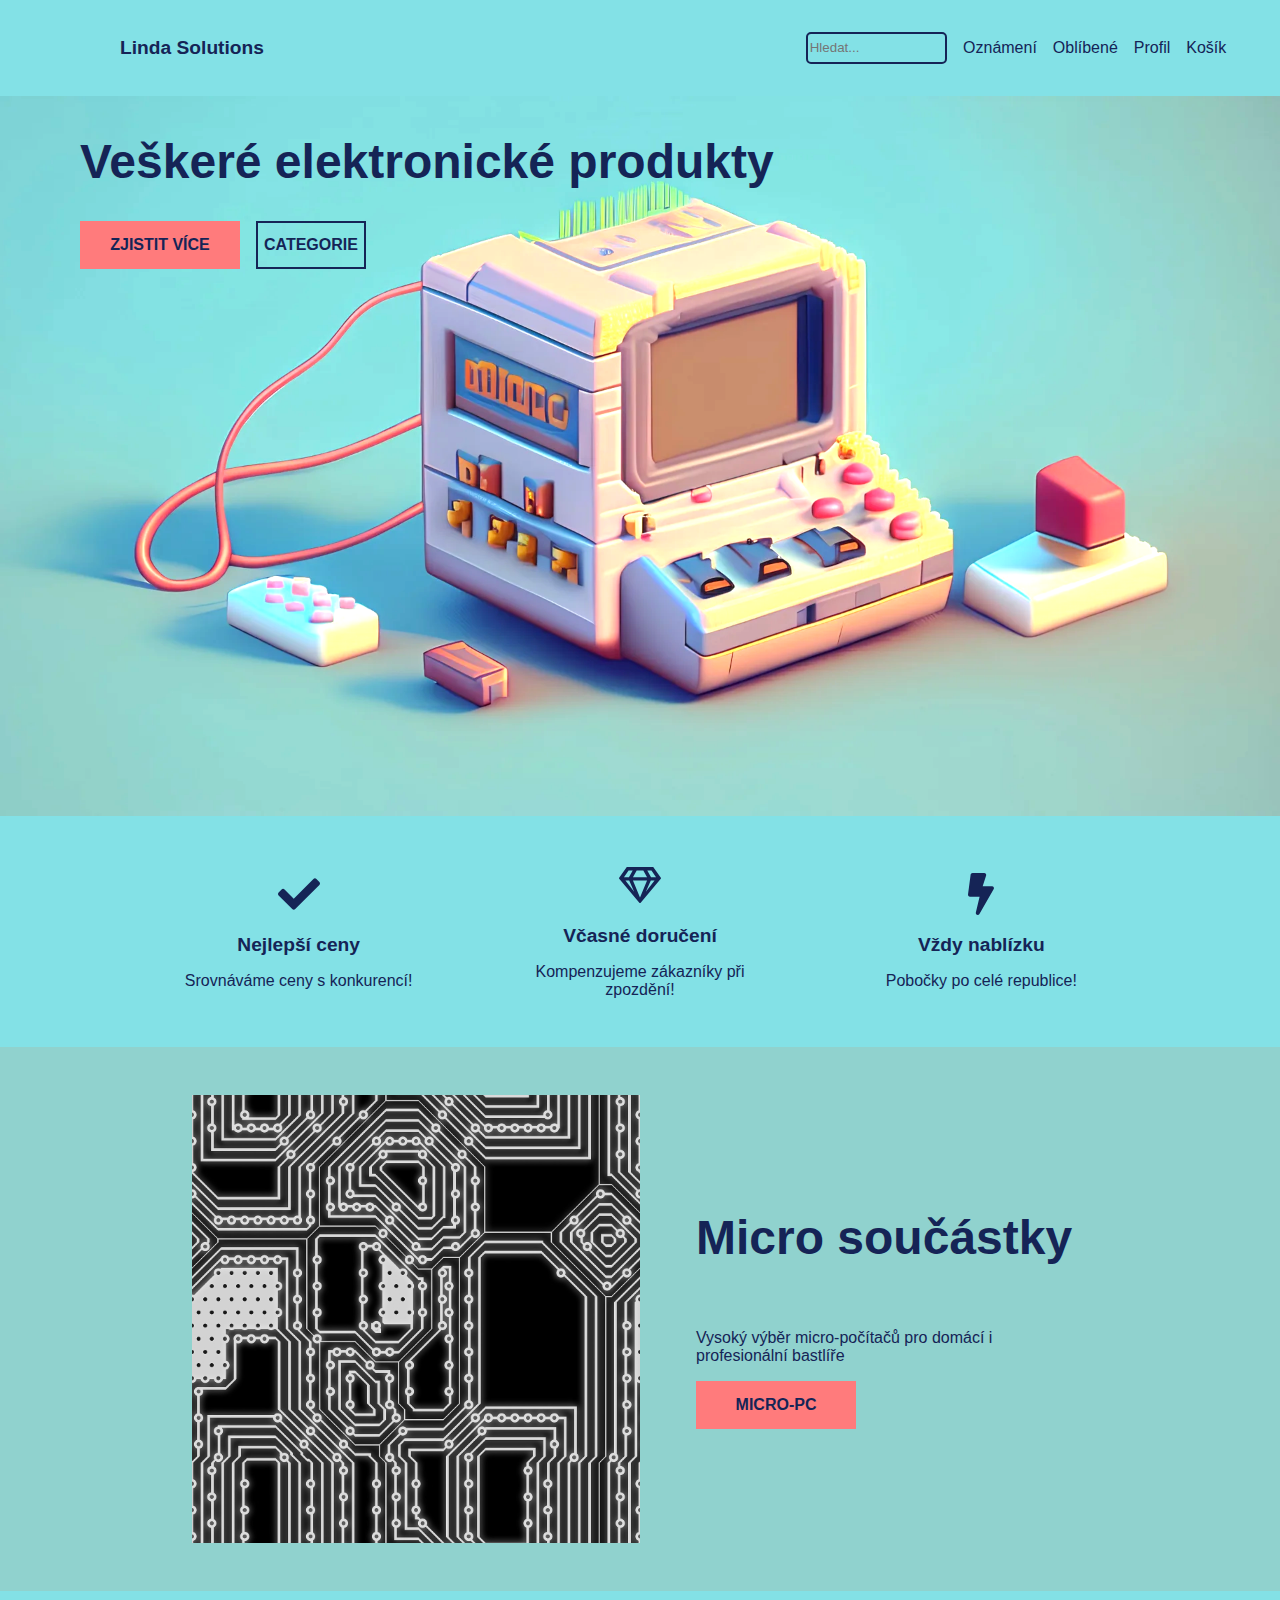
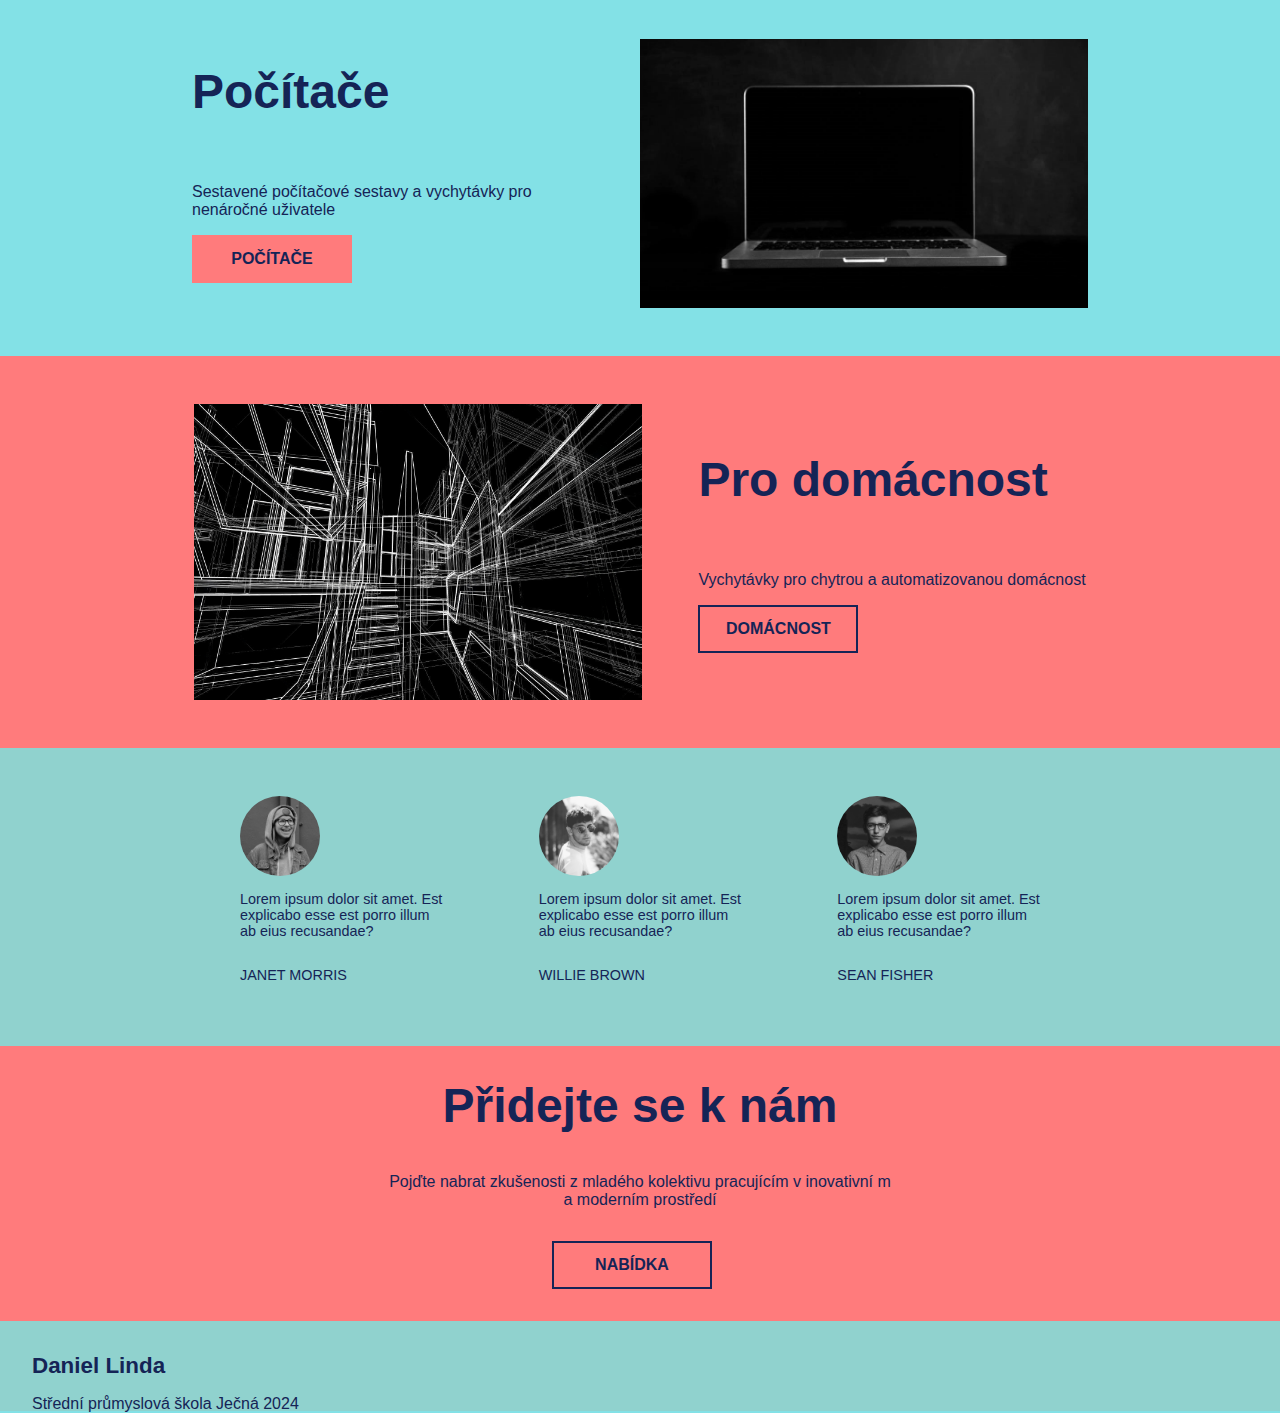
<file: index.html>
<!DOCTYPE html>
<html lang="en">
<head>
    <meta charset="UTF-8">
    <meta name="viewport" content="width=device-width, initial-scale=1.0">
    <link rel="stylesheet" href="style.css">
    <script src="script.js"></script>
    <title>LSolutions</title>
</head>
<body>
<header>
    <a href="#" class="logo">Linda Solutions</a>
    <div class="nav">
        <a class="nav-text"><label class="search-label">
            <input placeholder="Hledat..." type="text" class="search-box">
        </label></a>
        <a onclick="notifyClick()" class="nav-text">Ozn&aacute;men&iacute;</a>
        <a href="pages/favourite.html" class="nav-text">Obl&iacute;ben&eacute;</a>
        <a href="pages/profile.html" class="nav-text">Profil</a>
        <a href="pages/cart.html" class="nav-text">Ko&scaron;&iacute;k</a>
    </div>
    <div onclick="burgerClick()" class="nav-text-burger"><img class="burger" src="img/burger.svg" alt=""></div>
    <div id="drop" class="drop-down">
        <a class="drop-text"><label class="search-label">
            <input placeholder="Hledat..." type="text" class="search-box">
        </label></a>
        <a onclick="notifyClick()" class="drop-text">Ozn&aacute;men&iacute;</a>
        <a href="pages/favourite.html" class="drop-text">Obl&iacute;ben&eacute;</a>
        <a href="pages/profile.html" class="drop-text">Profil</a>
        <a href="pages/cart.html" class="drop-text">Ko&scaron;&iacute;k</a>
    </div>
    <div id="notify" class="drop-notify">
        <a class="notify-text">Ozn&aacute;men&iacute;</a>
        <a class="notify-text">Ozn&aacute;men&iacute;</a>
        <a class="notify-text">Ozn&aacute;men&iacute;</a>
        <a class="notify-text">Ozn&aacute;men&iacute;</a>
    </div>
</header>
<main class="banner">
    <img class="banner-img" alt="banner" src="img/img.png">
    <div id="banner-text" class="banner-text">
        <h1>Ve&scaron;ker&eacute; elektronick&eacute; produkty</h1>
        <div class="buttons">
            <button class="btn-1">ZJISTIT V&Iacute;CE</button>
            <button class="btn-2">CATEGORIE</button>
        </div>
    </div>
</main>
<main class="mid-section">
    <section class="subsection-mid">
        <img class="section-img" src="img/icon-03.svg" alt="img">
        <div class="section-text-heading">Nejlep&scaron;&iacute; ceny</div>
        <div class="section-text">Srovn&aacute;v&aacute;me ceny s konkurenc&iacute;!
        </div>
    </section>
    <section class="subsection-mid">
        <img class="section-img" src="img/icon-02.svg" alt="img">
        <div class="section-text-heading">Včasn&eacute; doručen&iacute;</div>
        <div class="section-text">Kompenzujeme z&aacute;kazn&iacute;ky při zpozděn&iacute;!</div>
    </section>
    <section class="subsection-mid">
        <img class="section-img" src="img/icon-01.svg" alt="img">
        <div class="section-text-heading">Vždy nabl&iacute;zku</div>
        <div class="section-text">Pobočky po cel&eacute; republice!</div>
    </section>
</main>
<main class="lower-mid-section">
    <section class="subsection-wrapper">
        <section class="subsection-lower">
            <img class="subsection-img" src="img/pcb.jpg" alt="">
            <div class="subsection-column">
                <div class="subsection-text-heading">Micro souč&aacute;stky</div>
                <div class="subsection-text">Vysok&yacute; v&yacute;běr micro-poč&iacute;tačů pro dom&aacute;c&iacute; i
                    profesion&aacute;ln&iacute; bastl&iacute;ře</div>
                <button class="btn-1">MICRO-PC</button>
            </div>
        </section>
    </section>
    <section class="subsection-wrapper-light">
        <section class="subsection-lower">
            <div class="subsection-column">
                <div class="subsection-text-heading">Poč&iacute;tače</div>
                <div class="subsection-text">Sestaven&eacute; poč&iacute;tačov&eacute; sestavy a vychyt&aacute;vky pro
                    nen&aacute;ročn&eacute; uživatele
                </div>
                <button class="btn-1">POČ&Iacute;TAČE</button>
            </div>
            <img class="subsection-img" src="img/pc.jpg" alt="">
        </section>
    </section>
    <section class="subsection-wrapper-orange">
        <section class="subsection-lower">
            <img class="subsection-img" src="img/household.png" alt="">
            <div class="subsection-column">
                <div class="subsection-text-heading">Pro dom&aacute;cnost</div>
                <div class="subsection-text">Vychyt&aacute;vky pro chytrou a automatizovanou dom&aacute;cnost
                </div>
                <button class="btn-1 borders">DOM&Aacute;CNOST</button>
            </div>
        </section>
    </section>
</main>
<main class="bottom-section">
    <section class="testimony">
        <div class="testimony-container">
            <div class="individual">
                <img class="individual-icon" alt="" src="img/team-03.jpg">
                <div class="individual-text">Lorem ipsum dolor sit amet. Est explicabo esse est porro illum ab eius
                    recusandae?
                </div>
                <div class="individual-text">JANET MORRIS</div>
            </div>
            <div class="individual">
                <img class="individual-icon" alt="" src="img/team-02.jpg">
                <div class="individual-text">Lorem ipsum dolor sit amet. Est explicabo esse est porro illum ab eius
                    recusandae?
                </div>
                <div class="individual-text">WILLIE BROWN</div>
            </div>
            <div class="individual">
                <img class="individual-icon" alt="" src="img/team-01.jpg">
                <div class="individual-text">Lorem ipsum dolor sit amet. Est explicabo esse est porro illum ab eius
                    recusandae?
                </div>
                <div class="individual-text">SEAN FISHER</div>
            </div>
        </div>
    </section>
    <section class="work-wrapper">
        <div class="work">
            <div class="work-text-heading">Přidejte se k n&aacute;m</div>
            <div class="work-text">Pojďte nabrat zku&scaron;enosti z mlad&eacute;ho kolektivu pracuj&iacute;c&iacute;m v inovativn&iacute;
                m a modern&iacute;m
                prostřed&iacute;
            </div>
            <button class="btn-1 borders">NAB&Iacute;DKA</button>
        </div>
    </section>
</main>
<footer>
    <div class="feedback">
        <div class="feedback-text">Daniel Linda</div>
        <div class="feedback-subtext">Středn&iacute; průmyslov&aacute; &scaron;kola Ječn&aacute; 2024</div>
    </div>
</footer>
</body>
</html>
</file>
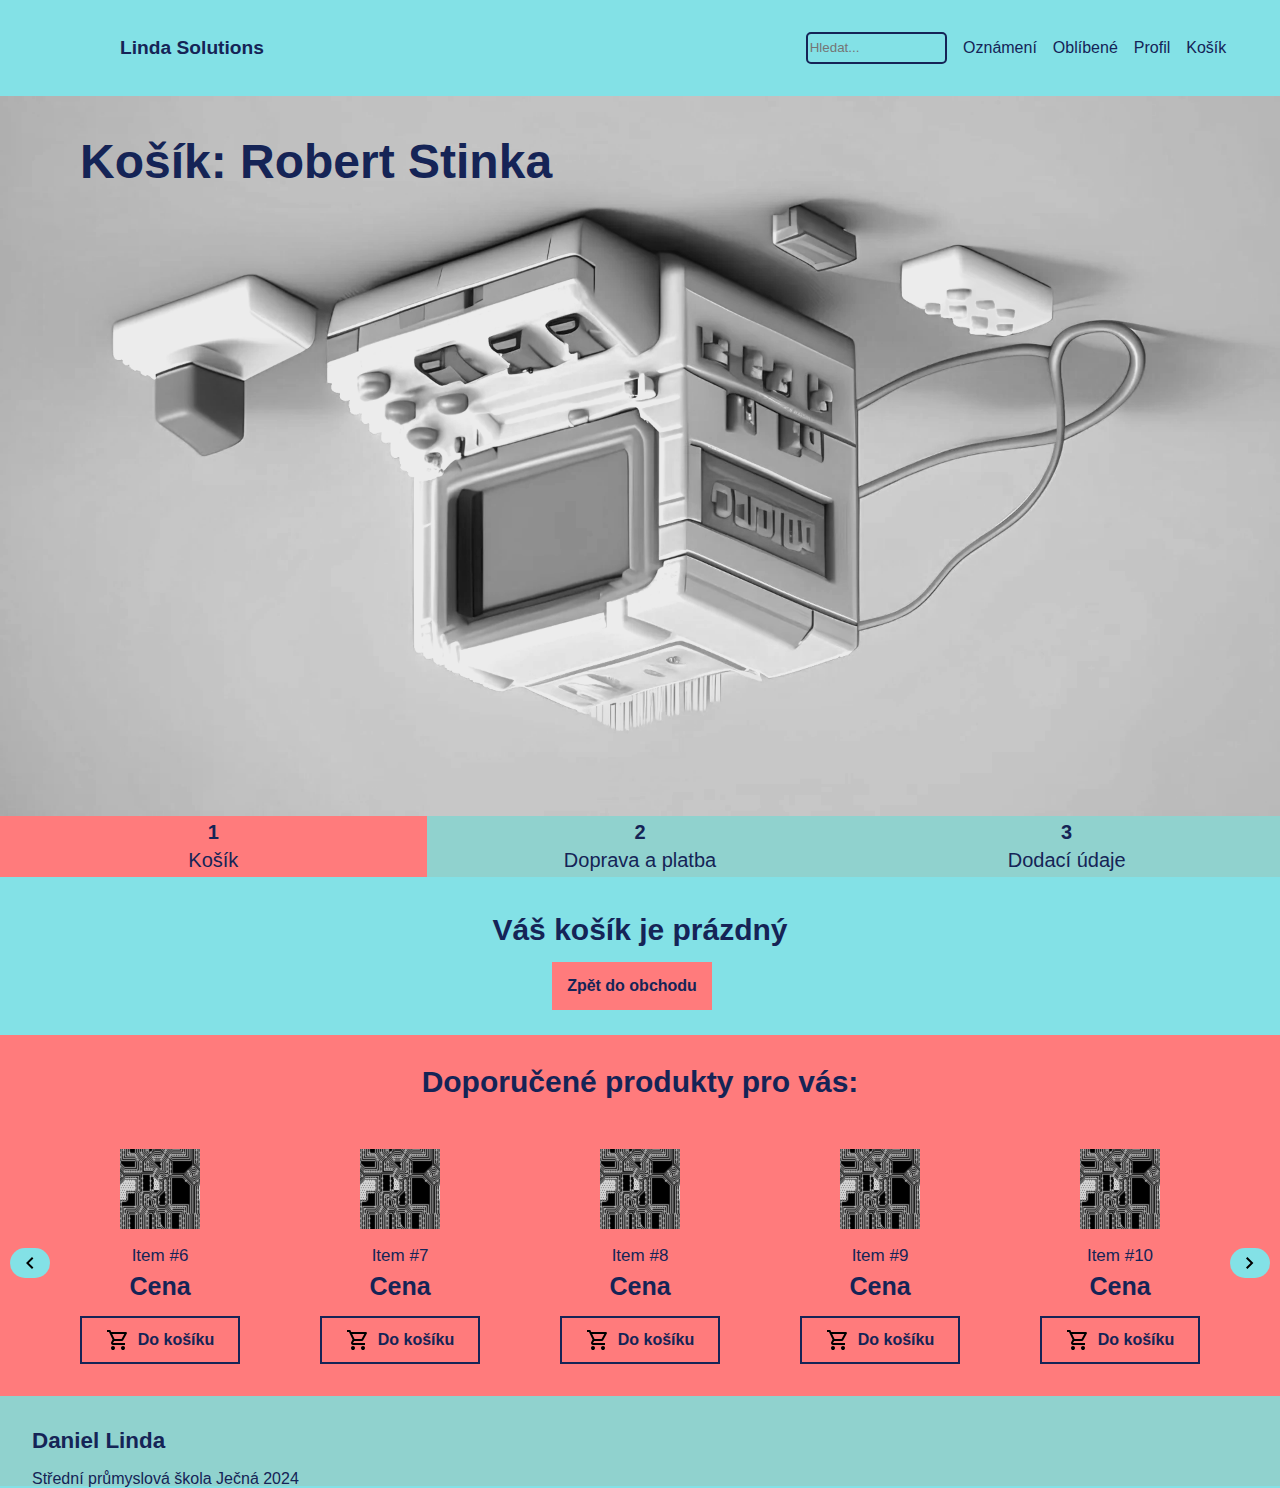
<file: pages/cart.html>
<!DOCTYPE html>
<html lang="en">
<head>
    <meta charset="UTF-8">
    <meta name="viewport" content="width=device-width, initial-scale=1.0">
    <link rel="stylesheet" href="../style.css">
    <title>Košík</title>
</head>
<body>
<header>
    <a href="../index.html" class="logo">Linda Solutions</a>
    <div class="nav">
        <a class="nav-text"><label class="search-label">
            <input placeholder="Hledat..." type="text" class="search-box">
        </label></a>
        <a onclick="notifyClick()" class="nav-text">Ozn&aacute;men&iacute;</a>
        <a href="favourite.html" class="nav-text">Obl&iacute;ben&eacute;</a>
        <a href="profile.html" class="nav-text">Profil</a>
        <a href="#" class="nav-text">Ko&scaron;&iacute;k</a>
    </div>
    <div onclick="burgerClick()" class="nav-text-burger"><img class="burger" src="../img/burger.svg" alt=""></div>
    <div id="drop" class="drop-down">
        <a class="drop-text"><label class="search-label">
            <input placeholder="Hledat..." type="text" class="search-box">
        </label></a>
        <a onclick="notifyClick()" class="drop-text">Ozn&aacute;men&iacute;</a>
        <a href="favourite.html" class="drop-text">Obl&iacute;ben&eacute;</a>
        <a href="profile.html" class="drop-text">Profil</a>
        <a href="#" class="drop-text">Ko&scaron;&iacute;k</a>
    </div>
    <div id="notify" class="drop-notify">
        <a class="notify-text">Ozn&aacute;men&iacute;</a>
        <a class="notify-text">Ozn&aacute;men&iacute;</a>
        <a class="notify-text">Ozn&aacute;men&iacute;</a>
        <a class="notify-text">Ozn&aacute;men&iacute;</a>
    </div>
</header>
<main class="banner">
    <img class="banner-img" alt="banner" src="../img/profile.png">
    <div id="banner-text" class="banner-text">
        <h1>Ko&scaron;&iacute;k: Robert Stinka</h1>
    </div>
</main>
<div class="cart-container">
    <nav>
        <div class="cart-nav">
            <a onclick="cartClick(this)" class="cart-nav-item cart-nav-item--active">
                <p>
                    <strong>
                        1
                    </strong>
                </p>
                <p>
                    Ko&scaron;&iacute;k
                </p>
            </a>
            <a onclick="cartClick(this)" class="cart-nav-item">
                <p>
                    <strong>
                        2
                    </strong>
                </p>
                <p>
                    Doprava a platba
                </p>
            </a>
            <a onclick="cartClick(this)" class="cart-nav-item">
                <p>
                    <strong>
                        3
                    </strong>
                </p>
                <p>
                    Dodac&iacute; &uacute;daje
                </p>

            </a>
        </div>
    </nav>
    <div class="cart-content">
        <p>
            <strong>
                V&aacute;&scaron; ko&scaron;&iacute;k je pr&aacute;zdn&yacute;
            </strong>
        </p>
        <button onclick="document.location = '../index.html'" class="btn-1">
            Zpět do obchodu
        </button>
    </div>
</div>
<div class="other-products">
    <div class="other-products-title">
        <p>
            <strong>
                Doporučen&eacute; produkty pro v&aacute;s:
            </strong>
        </p>
    </div>
    <div class="other-products-content">
        <div class="product-list" id="product-list">
            <div class="product">
                <a>
                    <img class="subsection-img item-img" src="../img/pcb.jpg" alt="">
                </a>
                <div class="product-text">
                    <div class="product-title">
                        <a href="#">Item #1</a>
                        <p>
                            <strong>
                                Cena
                            </strong>
                        </p>
                    </div>
                    <button class="btn-1 borders not-margin">
                        <img src="../img/icon-shopping_cart.svg" alt="cart">
                        Do ko&scaron;&iacute;ku
                    </button>
                </div>
            </div>
            <div class="product">
                <a>
                    <img class="subsection-img item-img" src="../img/pcb.jpg" alt="">
                </a>
                <div class="product-text">
                    <div class="product-title">
                        <a href="#">Item #2</a>
                        <p>
                            <strong>
                                Cena
                            </strong>
                        </p>
                    </div>
                    <button class="btn-1 borders not-margin">
                        <img src="../img/icon-shopping_cart.svg" alt="cart">
                        Do ko&scaron;&iacute;ku
                    </button>
                </div>
            </div>
            <div class="product">
                <a>
                    <img class="subsection-img item-img" src="../img/pcb.jpg" alt="">
                </a>
                <div class="product-text">
                    <div class="product-title">
                        <a href="#">Item #3</a>
                        <p>
                            <strong>
                                Cena
                            </strong>
                        </p>
                    </div>
                    <button class="btn-1 borders not-margin">
                        <img src="../img/icon-shopping_cart.svg" alt="cart">
                        Do ko&scaron;&iacute;ku
                    </button>
                </div>
            </div>
            <div class="product">
                <a>
                    <img class="subsection-img item-img" src="../img/pcb.jpg" alt="">
                </a>
                <div class="product-text">
                    <div class="product-title">
                        <a href="#">Item #4</a>
                        <p>
                            <strong>
                                Cena
                            </strong>
                        </p>
                    </div>
                    <button class="btn-1 borders not-margin">
                        <img src="../img/icon-shopping_cart.svg" alt="cart">
                        Do ko&scaron;&iacute;ku
                    </button>
                </div>
            </div>
            <div class="product">
                <a>
                    <img class="subsection-img item-img" src="../img/pcb.jpg" alt="">
                </a>
                <div class="product-text">
                    <div class="product-title">
                        <a href="#">Item #5</a>
                        <p>
                            <strong>
                                Cena
                            </strong>
                        </p>
                    </div>
                    <button class="btn-1 borders not-margin">
                        <img src="../img/icon-shopping_cart.svg" alt="cart">
                        Do ko&scaron;&iacute;ku
                    </button>
                </div>
            </div>
            <div class="product">
                <a>
                    <img class="subsection-img item-img" src="../img/pcb.jpg" alt="">
                </a>
                <div class="product-text">
                    <div class="product-title">
                        <a href="#">Item #6</a>
                        <p>
                            <strong>
                                Cena
                            </strong>
                        </p>
                    </div>
                    <button class="btn-1 borders not-margin">
                        <img src="../img/icon-shopping_cart.svg" alt="cart">
                        Do ko&scaron;&iacute;ku
                    </button>
                </div>
            </div>
            <div class="product">
                <a>
                    <img class="subsection-img item-img" src="../img/pcb.jpg" alt="">
                </a>
                <div class="product-text">
                    <div class="product-title">
                        <a href="#">Item #7</a>
                        <p>
                            <strong>
                                Cena
                            </strong>
                        </p>
                    </div>
                    <button class="btn-1 borders not-margin">
                        <img src="../img/icon-shopping_cart.svg" alt="cart">
                        Do ko&scaron;&iacute;ku
                    </button>
                </div>
            </div>
            <div class="product">
                <a>
                    <img class="subsection-img item-img" src="../img/pcb.jpg" alt="">
                </a>
                <div class="product-text">
                    <div class="product-title">
                        <a href="#">Item #8</a>
                        <p>
                            <strong>
                                Cena
                            </strong>
                        </p>
                    </div>
                    <button class="btn-1 borders not-margin">
                        <img src="../img/icon-shopping_cart.svg" alt="cart">
                        Do ko&scaron;&iacute;ku
                    </button>
                </div>
            </div>
            <div class="product">
                <a>
                    <img class="subsection-img item-img" src="../img/pcb.jpg" alt="">
                </a>
                <div class="product-text">
                    <div class="product-title">
                        <a href="#">Item #9</a>
                        <p>
                            <strong>
                                Cena
                            </strong>
                        </p>
                    </div>
                    <button class="btn-1 borders not-margin">
                        <img src="../img/icon-shopping_cart.svg" alt="cart">
                        Do ko&scaron;&iacute;ku
                    </button>
                </div>
            </div>
            <div class="product">
                <a>
                    <img class="subsection-img item-img" src="../img/pcb.jpg" alt="">
                </a>
                <div class="product-text">
                    <div class="product-title">
                        <a href="#">Item #10</a>
                        <p>
                            <strong>
                                Cena
                            </strong>
                        </p>
                    </div>
                    <button class="btn-1 borders not-margin">
                        <img src="../img/icon-shopping_cart.svg" alt="cart">
                        Do ko&scaron;&iacute;ku
                    </button>
                </div>
            </div>
            <div class="product">
                <a>
                    <img class="subsection-img item-img" src="../img/pcb.jpg" alt="">
                </a>
                <div class="product-text">
                    <div class="product-title">
                        <a href="#">Item #11</a>
                        <p>
                            <strong>
                                Cena
                            </strong>
                        </p>
                    </div>
                    <button class="btn-1 borders not-margin">
                        <img src="../img/icon-shopping_cart.svg" alt="cart">
                        Do ko&scaron;&iacute;ku
                    </button>
                </div>
            </div>
            <div class="product">
                <a>
                    <img class="subsection-img item-img" src="../img/pcb.jpg" alt="">
                </a>
                <div class="product-text">
                    <div class="product-title">
                        <a href="#">Item #12</a>
                        <p>
                            <strong>
                                Cena
                            </strong>
                        </p>
                    </div>
                    <button class="btn-1 borders not-margin">
                        <img src="../img/icon-shopping_cart.svg" alt="cart">
                        Do ko&scaron;&iacute;ku
                    </button>
                </div>
            </div>
            <div class="product">
                <a>
                    <img class="subsection-img item-img" src="../img/pcb.jpg" alt="">
                </a>
                <div class="product-text">
                    <div class="product-title">
                        <a href="#">Item #13</a>
                        <p>
                            <strong>
                                Cena
                            </strong>
                        </p>
                    </div>
                    <button class="btn-1 borders not-margin">
                        <img src="../img/icon-shopping_cart.svg" alt="cart">
                        Do ko&scaron;&iacute;ku
                    </button>
                </div>
            </div>
            <div class="product">
                <a>
                    <img class="subsection-img item-img" src="../img/pcb.jpg" alt="">
                </a>
                <div class="product-text">
                    <div class="product-title">
                        <a href="#">Item #14</a>
                        <p>
                            <strong>
                                Cena
                            </strong>
                        </p>
                    </div>
                    <button class="btn-1 borders not-margin">
                        <img src="../img/icon-shopping_cart.svg" alt="cart">
                        Do ko&scaron;&iacute;ku
                    </button>
                </div>
            </div>
            <div class="product">
                <a>
                    <img class="subsection-img item-img" src="../img/pcb.jpg" alt="">
                </a>
                <div class="product-text">
                    <div class="product-title">
                        <a href="#">Item #15</a>
                        <p>
                            <strong>
                                Cena
                            </strong>
                        </p>
                    </div>
                    <button class="btn-1 borders not-margin">
                        <img src="../img/icon-shopping_cart.svg" alt="cart">
                        Do ko&scaron;&iacute;ku
                    </button>
                </div>
            </div>
        </div>
        <button id="prev-btn" class="round-btn" onclick="scrollItems(-1)">
            <img src="../img/before-icon.svg" alt="before">
        </button>
        <button id="next-btn" class="round-btn" onclick="scrollItems(1)">
            <img src="../img/next-icon.svg" alt="next">
        </button>
    </div>
</div>
<footer>
    <div class="feedback">
        <div class="feedback-text">Daniel Linda</div>
        <div class="feedback-subtext">Středn&iacute; průmyslov&aacute; &scaron;kola Ječn&aacute; 2024</div>
    </div>
</footer>
<script src="../script.js"></script>
</body>
</html>
</file>
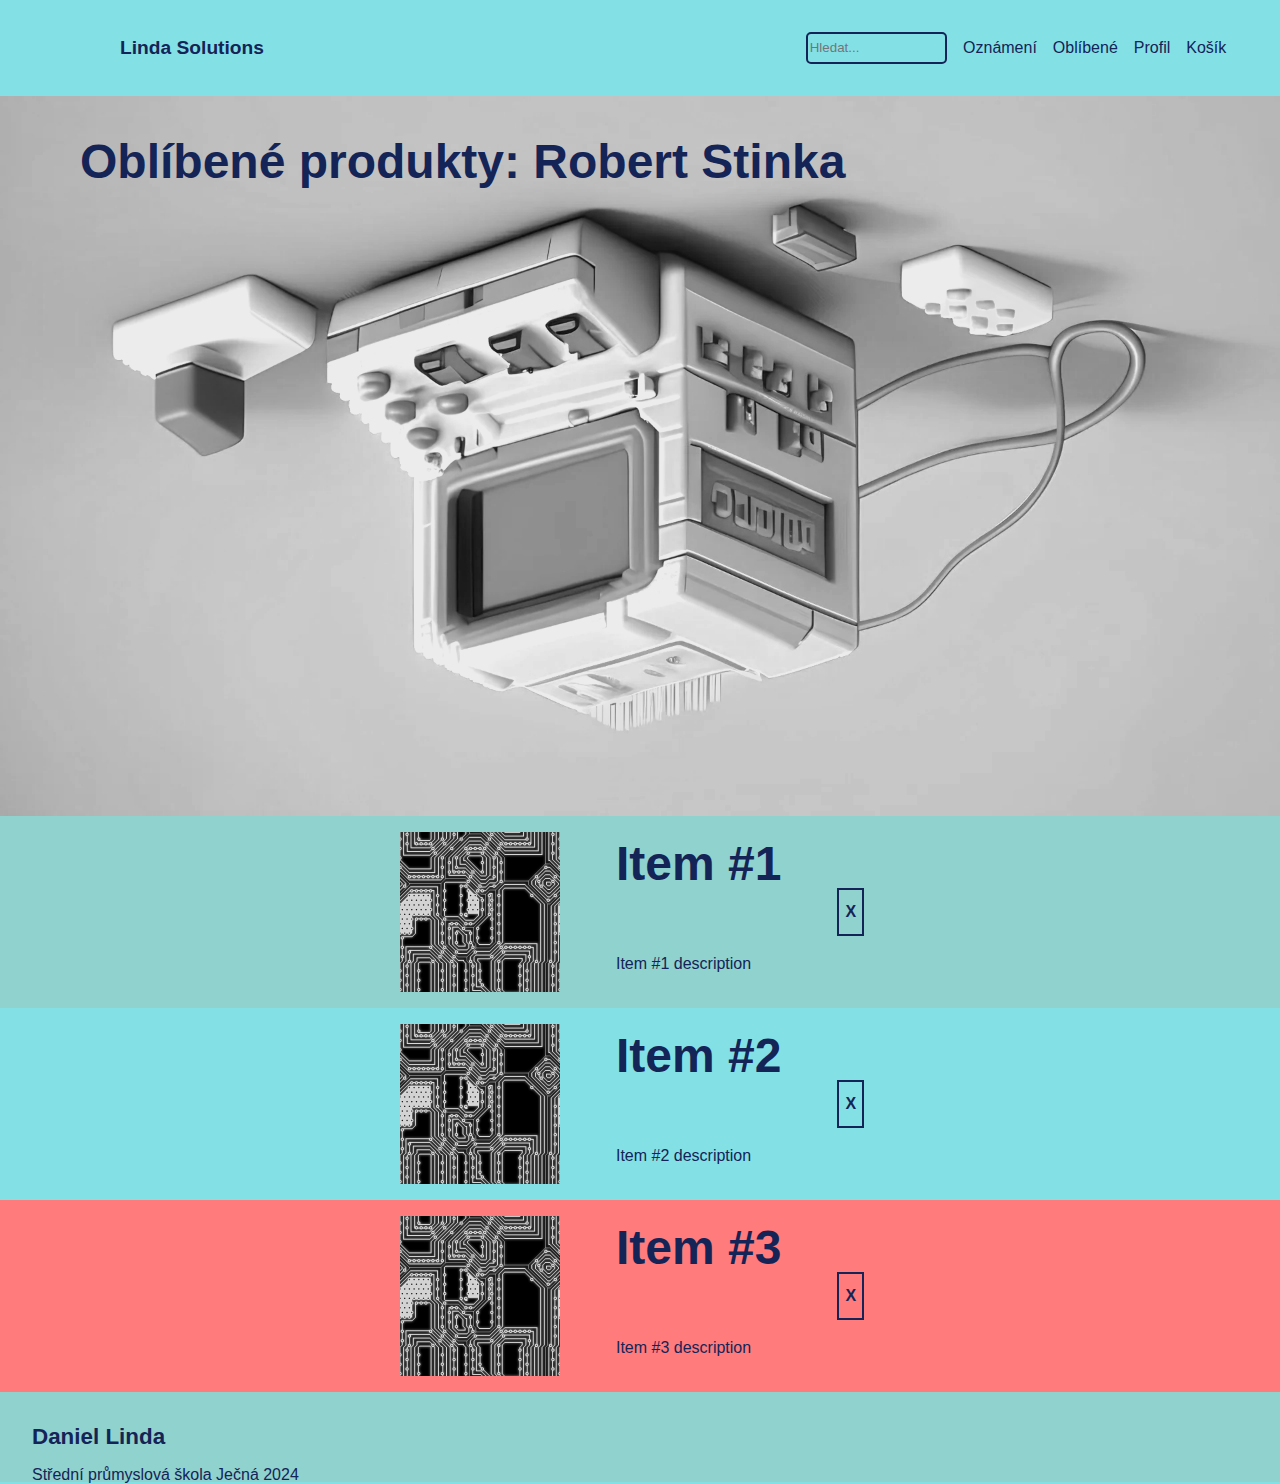
<file: pages/favourite.html>
<!DOCTYPE html>
<html lang="en">
<head>
    <meta charset="UTF-8">
    <link rel="stylesheet" href="../style.css">
    <meta name="viewport" content="width=device-width, initial-scale=1.0">
    <script src="../script.js"></script>
    <title>Oblíbené</title>
</head>
<body>
<header>
    <a href="../index.html" class="logo">Linda Solutions</a>
    <div class="nav">
        <a class="nav-text"><label class="search-label">
            <input placeholder="Hledat..." type="text" class="search-box">
        </label></a>
        <a onclick="notifyClick()" class="nav-text">Ozn&aacute;men&iacute;</a>
        <a href="#" class="nav-text">Obl&iacute;ben&eacute;</a>
        <a href="profile.html" class="nav-text">Profil</a>
        <a href="cart.html" class="nav-text">Ko&scaron;&iacute;k</a>
    </div>
    <div onclick="burgerClick()" class="nav-text-burger"><img class="burger" src="../img/burger.svg" alt=""></div>
    <div id="drop" class="drop-down">
        <a class="drop-text"><label class="search-label">
            <input placeholder="Hledat..." type="text" class="search-box">
        </label></a>
        <a onclick="notifyClick()" class="drop-text">Ozn&aacute;men&iacute;</a>
        <a href="#" class="drop-text">Obl&iacute;ben&eacute;</a>
        <a href="profile.html" class="drop-text">Profil</a>
        <a href="cart.html" class="drop-text">Ko&scaron;&iacute;k</a>
    </div>
    <div id="notify" class="drop-notify">
        <a class="notify-text">Ozn&aacute;men&iacute;</a>
        <a class="notify-text">Ozn&aacute;men&iacute;</a>
        <a class="notify-text">Ozn&aacute;men&iacute;</a>
        <a class="notify-text">Ozn&aacute;men&iacute;</a>
    </div>
</header>
<main class="banner">
    <img class="banner-img" alt="banner" src="../img/profile.png">
    <div id="banner-text" class="banner-text">
        <h1>Obl&iacute;ben&eacute; produkty: Robert Stinka</h1>
    </div>
</main>
<main class="lower-mid-section">
    <section class="subsection-wrapper">
        <section class="subsection-lower item-subsection">
            <img class="subsection-img item-img" src="../img/pcb.jpg" alt="">
            <div class="subsection-column">
                <div class="subsection-text-heading">Item #1</div>
                <div class="subsection-text">Item #1 description</div>
            </div>
            <form class="subsection-column item-button-column">
                <button class="btn-2">X</button>
            </form>
        </section>
    </section>
    <section class="subsection-wrapper-light">
        <section class="subsection-lower item-subsection">
            <img class="subsection-img item-img" src="../img/pcb.jpg" alt="">
            <div class="subsection-column">
                <div class="subsection-text-heading">Item #2</div>
                <div class="subsection-text">Item #2 description</div>
            </div>
            <form class="subsection-column item-button-column">
                <button class="btn-2">X</button>
            </form>
        </section>
    </section>
    <section class="subsection-wrapper-orange">
        <section class="subsection-lower item-subsection">
            <img class="subsection-img item-img" src="../img/pcb.jpg" alt="">
            <div class="subsection-column">
                <div class="subsection-text-heading">Item #3</div>
                <div class="subsection-text">Item #3 description</div>
            </div>
            <form class="subsection-column item-button-column">
                <button class="btn-2">X</button>
            </form>
        </section>
    </section>
</main>
<footer>
    <div class="feedback">
        <div class="feedback-text">Daniel Linda</div>
        <div class="feedback-subtext">Středn&iacute; průmyslov&aacute; &scaron;kola Ječn&aacute; 2024</div>
    </div>
</footer>
</body>
</html>
</file>
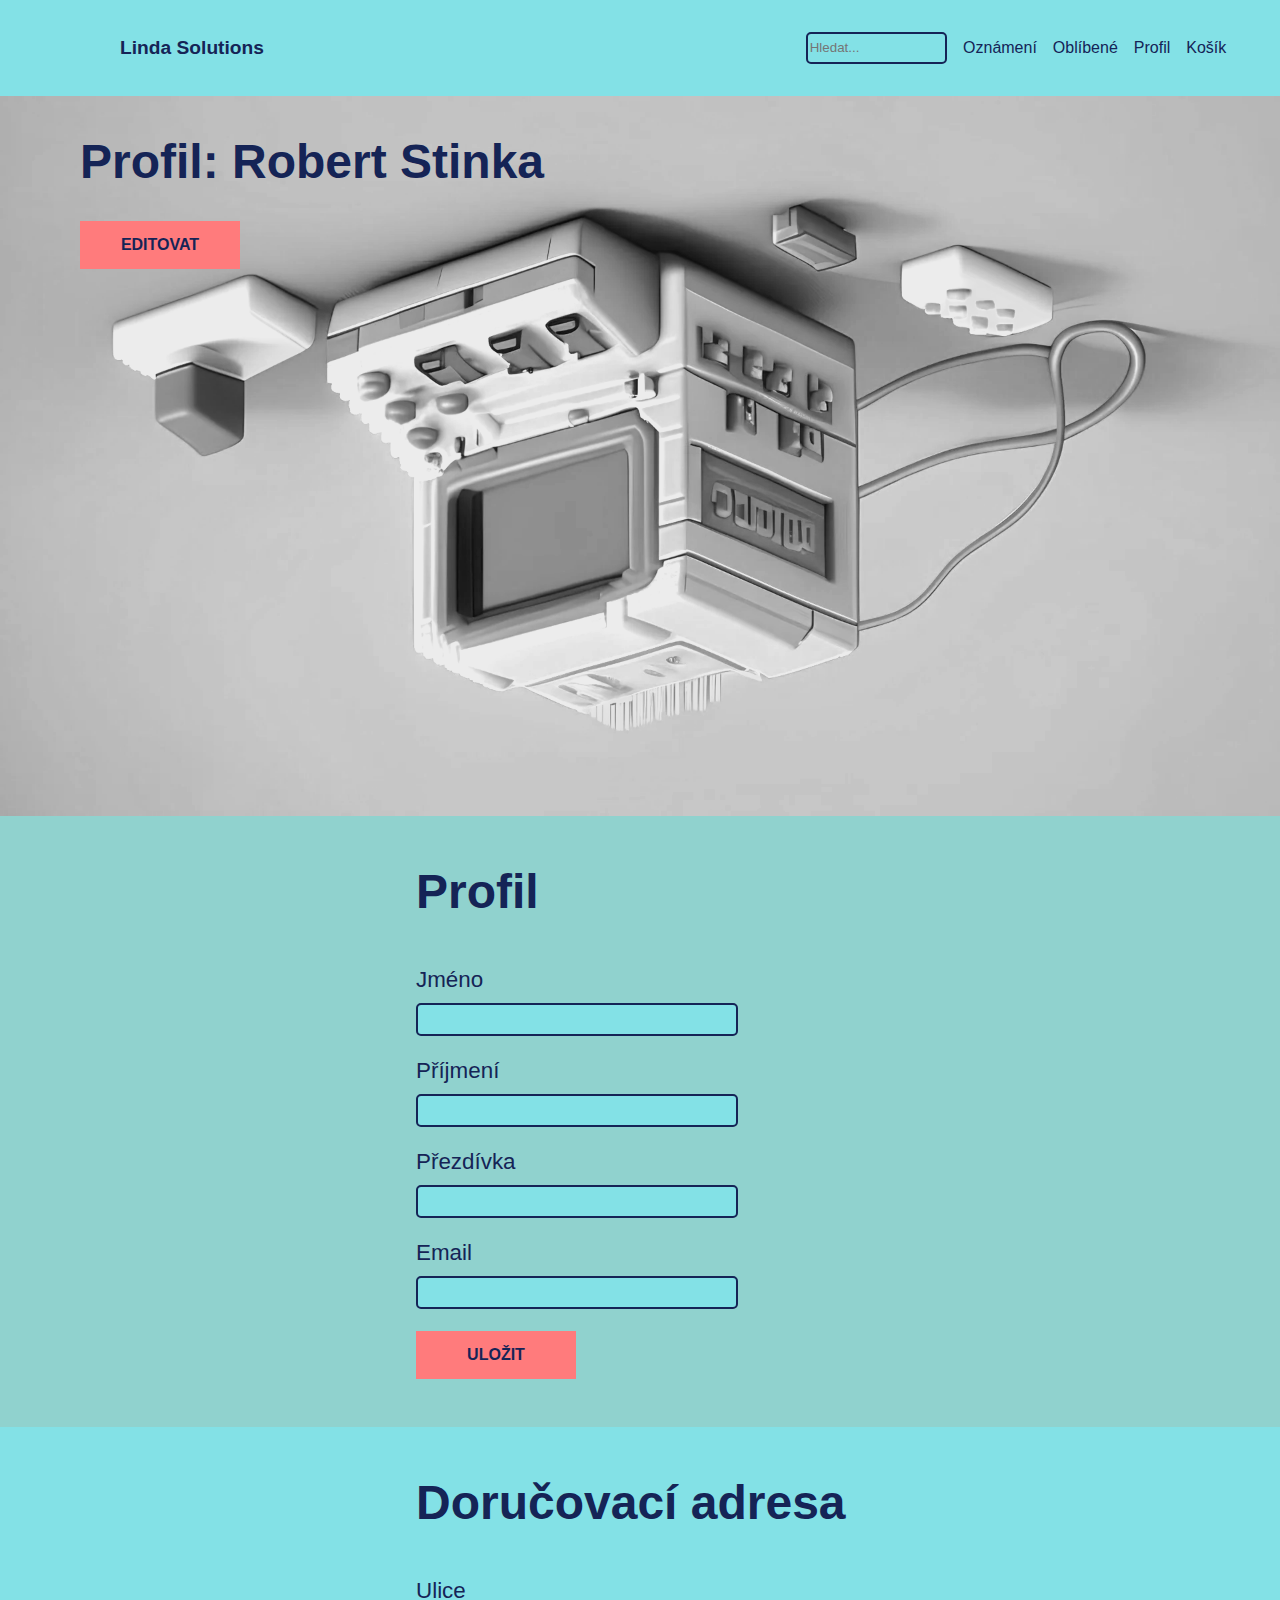
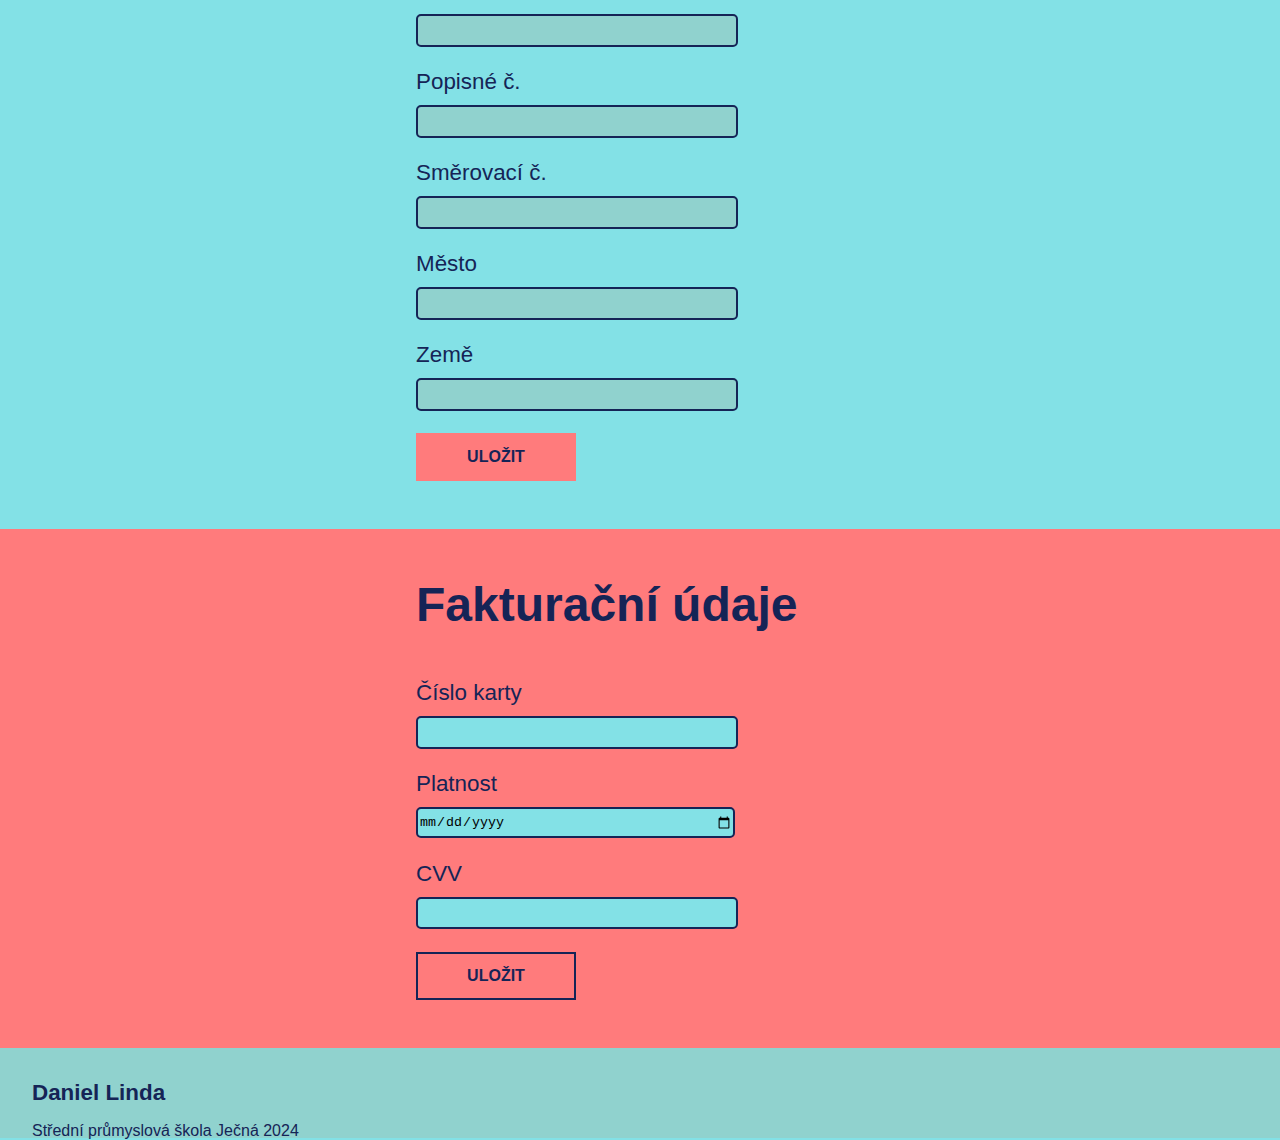
<file: pages/profile.html>
<!DOCTYPE html>
<html lang="en">
<head>
    <meta charset="UTF-8">
    <meta name="viewport" content="width=device-width, initial-scale=1.0">
    <link rel="stylesheet" href="../style.css">
    <script src="../script.js"></script>
    <title>Profil</title>
</head>
<body>
<header>
    <a href="../index.html" class="logo">Linda Solutions</a>
    <div class="nav">
        <a class="nav-text"><label class="search-label">
            <input placeholder="Hledat..." type="text" class="search-box">
        </label></a>
        <a onclick="notifyClick()" class="nav-text">Ozn&aacute;men&iacute;</a>
        <a href="favourite.html" class="nav-text">Obl&iacute;ben&eacute;</a>
        <a href="#" class="nav-text">Profil</a>
        <a href="cart.html" class="nav-text">Ko&scaron;&iacute;k</a>
    </div>
    <div onclick="burgerClick()" class="nav-text-burger"><img class="burger" src="../img/burger.svg" alt=""></div>
    <div id="drop" class="drop-down">
        <a class="drop-text"><label class="search-label">
            <input placeholder="Hledat..." type="text" class="search-box">
        </label></a>
        <a onclick="notifyClick()" class="drop-text">Ozn&aacute;men&iacute;</a>
        <a href="favourite.html" class="drop-text">Obl&iacute;ben&eacute;</a>
        <a href="#" class="drop-text">Profil</a>
        <a href="cart.html" class="drop-text">Ko&scaron;&iacute;k</a>
    </div>
    <div id="notify" class="drop-notify">
        <a class="notify-text">Ozn&aacute;men&iacute;</a>
        <a class="notify-text">Ozn&aacute;men&iacute;</a>
        <a class="notify-text">Ozn&aacute;men&iacute;</a>
        <a class="notify-text">Ozn&aacute;men&iacute;</a>
    </div>
</header>
<main class="banner">
    <img class="banner-img" alt="banner" src="../img/profile.png">
    <div id="banner-text" class="banner-text">
        <h1>Profil: Robert Stinka</h1>
        <div class="buttons">
            <button class="btn-1">EDITOVAT</button>
        </div>
    </div>
</main>
<main class="lower-mid-section">
    <section class="subsection-wrapper">
        <section class="subsection-lower">
            <form class="subsection-column">
                <div class="subsection-text-heading">Profil</div>
                <label>Jm&eacute;no
                    <input type="text">
                </label>
                <label>Př&iacute;jmen&iacute;
                    <input type="text">
                </label>
                <label>Přezd&iacute;vka
                    <input type="text">
                </label>
                <label>Email
                    <input type="email">
                </label>
                <button class="btn-1">ULOŽIT</button>
            </form>
        </section>
    </section>
    <section class="subsection-wrapper-light">
        <section class="subsection-lower">
            <form class="subsection-column">
                <div class="subsection-text-heading">Doručovac&iacute; adresa</div>
                <label>Ulice
                    <input class="light" type="text">
                </label>
                <label>Popisn&eacute; č.
                    <input class="light" type="number">
                </label>
                <label>Směrovac&iacute; č.
                    <input class="light" type="number">
                </label>
                <label>Město
                    <input class="light" type="text">
                </label>
                <label>Země
                    <input class="light" type="text">
                </label>
                <button class="btn-1">ULOŽIT</button>
            </form>
        </section>
    </section>
    <section class="subsection-wrapper-orange">
        <section class="subsection-lower">
            <form class="subsection-column">
                <div class="subsection-text-heading">Fakturačn&iacute; &uacute;daje</div>
                <label>Č&iacute;slo karty
                    <input class="orange" type="number">
                </label>
                <label>Platnost
                    <input class="orange" type="date">
                </label>
                <label>CVV
                    <input class="orange" type="number">
                </label>
                <button class="btn-1 borders">ULOŽIT</button>
            </form>
        </section>
    </section>
</main>
<footer>
    <div class="feedback">
        <div class="feedback-text">Daniel Linda</div>
        <div class="feedback-subtext">Středn&iacute; průmyslov&aacute; &scaron;kola Ječn&aacute; 2024</div>
    </div>
</footer>
</body>
</html>
</file>
<file: style.css>
::-webkit-scrollbar {
    width: 5px;
}

::-webkit-scrollbar-track {
    background-color: transparent;
}

::-webkit-scrollbar-thumb {
    background-color: #FF7B7C;
    border-radius: 100px;
}

body {
    font-family: Arial, Helvetica, sans-serif;
    margin: 0;
    background-color: #83E1E6;
    color: #152456;
    text-decoration: none;
}

header {
    display: flex;
    flex-direction: row;
    align-items: center;
    height: 96px;
    width: 100%;
}

.logo {
    display: flex;
    justify-content: center;
    align-items: center;
    font-family: Arial, Helvetica, sans-serif;
    font-weight: 600;
    height: 100%;
    margin-right: auto;
    width: 10em;
    font-size: 1.2rem;
    margin-left: 5em;
    cursor: pointer;
}

a:link {
    text-decoration: none;
    color: #152456;
}

a:visited {
    text-decoration: none;
    color: #152456;
}

a:hover {
    text-decoration: none;
    color: #FF7B7C;
    scale: 110%;
    cursor: pointer;
}

a:active {
    text-decoration: none;
    color: #152456;
}

a.notify-text:hover {
    color: #83E1E6;
    scale: 1;
}

.nav {
    display: flex;
    justify-content: center;
    align-items: center;
    margin-left: auto;
    height: 100%;
    width: 30em;
    margin-right: 2em;
}

.nav-text {
    display: flex;
    justify-content: center;
    align-items: center;
    font-family: Arial, Helvetica, sans-serif;
    font-weight: 500;
    height: 80%;
    margin-left: 1em;
}

.search-label {
    display: flex;
    justify-content: center;
    align-items: center;
    margin: 0;
    padding: 0;
}

.burger {
    height: 70%;
}

.drop-down {
    position: absolute;
    top: 96px;
    width: 100%;
    display: none;
    flex-direction: column;
    justify-content: center;
    align-items: center;
    background-color: #83E1E6;
    z-index: 1;
}

.drop-text {
    justify-content: center;
    align-items: center;
    font-family: Arial, Helvetica, sans-serif;
    font-weight: 500;
    margin: auto;
    height: 4em;
    cursor: pointer;
    display: none;
}

.nav-text-burger {
    display: none;
    justify-content: center;
    align-items: center;
    height: 2em;
    width: 3em;
    border-color: #152456;
    border-style: solid;
    border-width: 2px;
    cursor: pointer;
    margin-right: 1em;
    border-radius: 5px;
}

.nav-text-burger:hover {
    border-color: #FF7B7C;
}

.drop-notify {
    display: none;
    flex-direction: column;
    justify-content: center;
    align-items: center;
    max-height: 20em;
    width: 15em;
    position: absolute;
    background-color: #FF7B7C;
    border: 2px solid #152456;
    border-radius: 5px;
    top: 96px;
    right: 9.8em;
    z-index: 1;
}

.notify-text {
    display: flex;
    justify-content: center;
    align-items: center;
    width: 100%;
    height: 3em;
    margin-bottom: 0.5em;
}

.banner {
    display: flex;
    justify-content: flex-start;
    align-items: center;
    width: 100%;
}

.banner-img {
    width: 100%;
}

.banner-text {
    display: flex;
    flex-direction: column;
    justify-content: center;
    align-items: flex-start;
    position: absolute;
    text-align: left;
    margin-top: 96px;
    top: 0;
    padding-top: 6vw;
    padding-left: 5em;
}

h1 {
    font-family: Arial, Helvetica, sans-serif;
    font-weight: 600;
    font-size: 3em;
    margin: 0;
}

.buttons {
    width: 100%;
    display: flex;
    justify-content: flex-start;
    margin-top: 2em;
    margin-bottom: 1em;

}

.btn-1 {
    height: 3em;
    font-size: 1em;
    background-color: #FF7B7C;
    border-color: transparent;
    margin-right: 1em;
    cursor: pointer;
    font-weight: 600;
    width: 10em;
    color: #152456;
}

.btn-1.not-margin {
    height: 3em;
    font-size: 1em;
    background-color: #FF7B7C;
    border-color: transparent;
    margin-right: 0;
    margin-bottom: 2em;
    cursor: pointer;
    font-weight: 600;
    width: 10em;
    color: #152456;
    display: flex;
    justify-content: center;
    align-items: center;
    gap: 0.5em;
}

.btn-1:hover {
    color: #FF7B7C;
    background-color: #152456;
    scale: 110%;
}

.btn-1.borders {
    border: 2px solid #152456;
}

.btn-2 {
    height: 3em;
    font-size: 1em;
    background-color: transparent;
    border: 2px solid #152456;
    margin-right: 1em;
    cursor: pointer;
    font-weight: 600;
    color: #152456;
}

.btn-2:hover {
    color: #FF7B7C;
    background-color: #152456;
    scale: 110%;
}

.mid-section {
    margin: auto;
    width: 80%;
    display: flex;
    flex-direction: row;
    justify-content: center;
    align-items: center;
    text-align: center;
}

.subsection-mid {
    height: auto;
    margin: 3em;
    width: 33%;
    display: flex;
    flex-direction: column;
    justify-content: center;
    align-items: center;
    text-align: center;
}

.section-img {
    max-width: 100%;
}

.section-text-heading {
    margin-top: 1em;
    font-weight: 600;
    font-size: 1.2em;
}

.section-text {
    margin-top: 1em;
    font-weight: 400;
}

.lower-mid-section {
    margin: auto;
    width: 100%;
    display: flex;
    flex-direction: column;
    justify-content: center;
    align-items: center;
    text-align: center;
}

form {
    width: 100%;
}

label {
    width: 100%;
    display: flex;
    flex-direction: column;
    justify-content: center;
    align-items: flex-start;
    font-size: 1.4em;
    margin-bottom: 1em;
}

input[type="text"], [type="email"], [type="number"], [type="date"] {
    margin-top: 10px;
    width: 70%;
    height: 2em;
    background-color: #83E1E6;
    border: 2px solid #152456;
    border-radius: 5px;
}

input[type="text"]:focus {
    outline: 6px solid #FF7B7C;
}

input[type="email"]:focus {
    outline: 6px solid #FF7B7C;
}

input[type="number"]:focus {
    outline: 6px solid #FF7B7C;
}

input.orange:focus {
    outline: 6px solid #83E1E6;
}

input.light {
    background-color: #90D2CE;
}

input.search-box {
    display: flex;
    justify-content: flex-start;
    align-items: center;
    width: 10em;
    height: 2em;
    border: 2px solid #152456;
    border-radius: 5px;
    margin: 0;
}

.subsection-wrapper {
    background-color: #90D2CE;
    width: 100%;
    display: flex;
    justify-content: center;
    align-items: center;
}

.subsection-wrapper-light {
    background-color: transparent;
    width: 100%;
    display: flex;
    justify-content: center;
    align-items: center;
}

.subsection-wrapper-orange {
    background-color: #FF7B7C;
    width: 100%;
    display: flex;
    justify-content: center;
    align-items: center;
    color: #152456;
}

.item-subsection {
    margin: 1em !important;
}

.item-img {
    max-height: 10em;
}

.item-button-column {
    width: auto;
}

.subsection-lower {
    height: auto;
    margin: 3em;
    width: 70%;
    display: flex;
    flex-direction: row;
    justify-content: center;
    align-items: center;
    text-align: center;
    gap: 3.5em;
}

.subsection-img {
    max-width: 50%;
}

.subsection-column {
    display: flex;
    flex-direction: column;
    justify-content: center;
    align-items: flex-start;
    max-width: 50%;
}

.subsection-text-heading {
    margin-bottom: 1em;
    font-weight: 600;
    font-size: 3em;
    text-align: left;
    width: 100%;

}

.subsection-text {
    margin-top: 1em;
    font-weight: 400;
    text-align: left;
    width: 100%;
    margin-bottom: 1em;
}

.bottom-section {
    margin: auto;
    width: 100%;
    display: flex;
    flex-direction: column;
    justify-content: center;
    align-items: center;
    text-align: center;
}

.featured-work {
    display: flex;
    flex-direction: row;
    justify-content: center;
    align-items: center;
    gap: 2em;
    height: auto;
    margin: 3em;
}

.testimony {
    width: 100%;
    background-color: #90D2CE;
}

.testimony-container {
    display: flex;
    flex-direction: row;
    justify-content: center;
    align-items: center;
    width: 70%;
    height: auto;
    margin: auto;
}

.individual {
    display: flex;
    flex-direction: column;
    justify-content: center;
    align-items: flex-start;
    text-align: left;
    height: auto;
    margin: 3em;
}

.individual-icon {
    border-radius: 50%;
    height: 5em;
}

.individual-text {
    font-size: 0.9em;
    margin-top: 1em;
    font-weight: 400;
    text-align: left;
    width: 100%;
    margin-bottom: 1em;
}

.work-wrapper {
    background-color: #FF7B7C;
    width: 100%;
    display: flex;
    justify-content: center;
    align-items: center;
    text-align: center;
    color: #152456;
}

.work {
    width: 40%;
    display: flex;
    flex-direction: column;
    justify-content: center;
    align-items: center;
    margin: 2em;
}

.work-text-heading {
    margin-bottom: 0.5em;
    font-weight: 600;
    font-size: 3em;
    width: 100%;
}

.work-text {
    margin-top: 1em;
    font-weight: 400;
    width: 100%;
    margin-bottom: 2em;
}

footer {
    width: 100%;
    height: 10vh;
}

.feedback {
    width: 100%;
    background-color: #90D2CE;
    height: 100%;
    margin: auto;
}

.feedback-text {
    text-align: left;
    font-size: 1.4em;
    padding-left: 2rem;
    padding-top: 2rem;
    font-weight: 600;
}

.feedback-subtext {
    text-align: left;
    padding-left: 2rem;
    padding-top: 1rem;
    font-weight: 400;
}

.login {
    color: black;
}

.cart-container {
    margin-bottom: 25px;
}

.cart-container p {
    font-size: 20px;
    margin-bottom: 5px;
    margin-top: 5px;
}

.cart-nav {
    background-color: #FF7B7C;
    counter-reset: li;
    display: flex;
    list-style: none;
    margin: 0 0 36px 0;
    padding: 0;
    text-align: center;
}

.cart-nav-item {
    background-color: #90D2CE;
    counter-increment: li;
    flex: 1 0 0;
    position: relative;
}

.cart-nav-item:hover {
    scale: 1;
    color: #FF7B7C;
}

.cart-nav-item--active {
    background-color: inherit;
}

.cart-nav-item--active:hover {
    scale: 1;
    color: #83E1E6
}

.cart-content {
    text-align: center;
}

.cart-content p {
    font-size: 30px;
    margin-bottom: 15px;
}

.other-products {
    display: flex;
    justify-content: center;
    align-items: center;
    flex-direction: column;
    background-color: #FF7B7C;
    overflow: hidden;

}

.other-products-title {
    font-size: 30px;
}

.other-products-content {
    display: flex;
    flex-direction: row;
    text-align: center;
    align-items: center;
    justify-content: flex-start;
}

.product-list {
    display: flex;
    transition: transform 0.3s ease;
    gap: 5em;
}

.product {
    display: inline-block;
    flex-direction: column;
    justify-content: center;
    align-items: center;
    text-align: center;
    margin: 20px 0 0 0;
}

.product-title {
    font-size: 25px;
    margin: 5px 0 10px 0;
}

.product-title p {
    margin: 5px 0 5px 0;
}

.product-title a:hover {
    text-decoration: none;
    color: #fff;
    scale: 110%;
    cursor: pointer;
}

.product-title a {
    font-size: 17px;
}

.product-subtext {
    font-size: 20px;
}

.product-text {
    display: flex;
    flex-direction: column;
    text-align: center;
    align-items: center;
}

.round-btn {
    display: flex;
    justify-content: center;
    text-align: center;
    align-items: center;
    background-color: #83E1E6;
    cursor: pointer;
    border-radius: 25px;
    border-color: transparent;
}

#prev-btn {
    position: absolute;
    left: 10px;
    z-index: 1;
}

#next-btn {
    position: absolute;
    right: 10px;
    z-index: 1;
}

@media only screen and (max-width: 1024px) {
    .nav-text-burger {
        display: flex;
    }

    .drop-notify {
        width: 100%;
        right: 0;
        border: none;
        top: 96px;
    }

    .item-img {
        min-width: auto !important;
        max-height: 20em;
    }

    .drop-text {
        display: flex;
    }

    h1 {
        font-size: 2.5em;
    }

    h6 {
        font-size: 0.9em;
    }

    .nav {
        display: none;
    }

    .mid-section {
        flex-direction: column;
    }

    .item-subsection {
        gap: 1em !important;
    }

    .subsection-lower {
        flex-direction: column;
        width: 100%;
        align-items: flex-start;
    }

    .subsection-img {
        min-width: 100%;
    }

    .featured-work {
        flex-direction: column;
    }

    .testimony-container {
        flex-direction: column;
    }
}

@media only screen and (max-width: 1536px) {
    .banner-text {
        padding-top: 3vw;
    }
}
</file>
